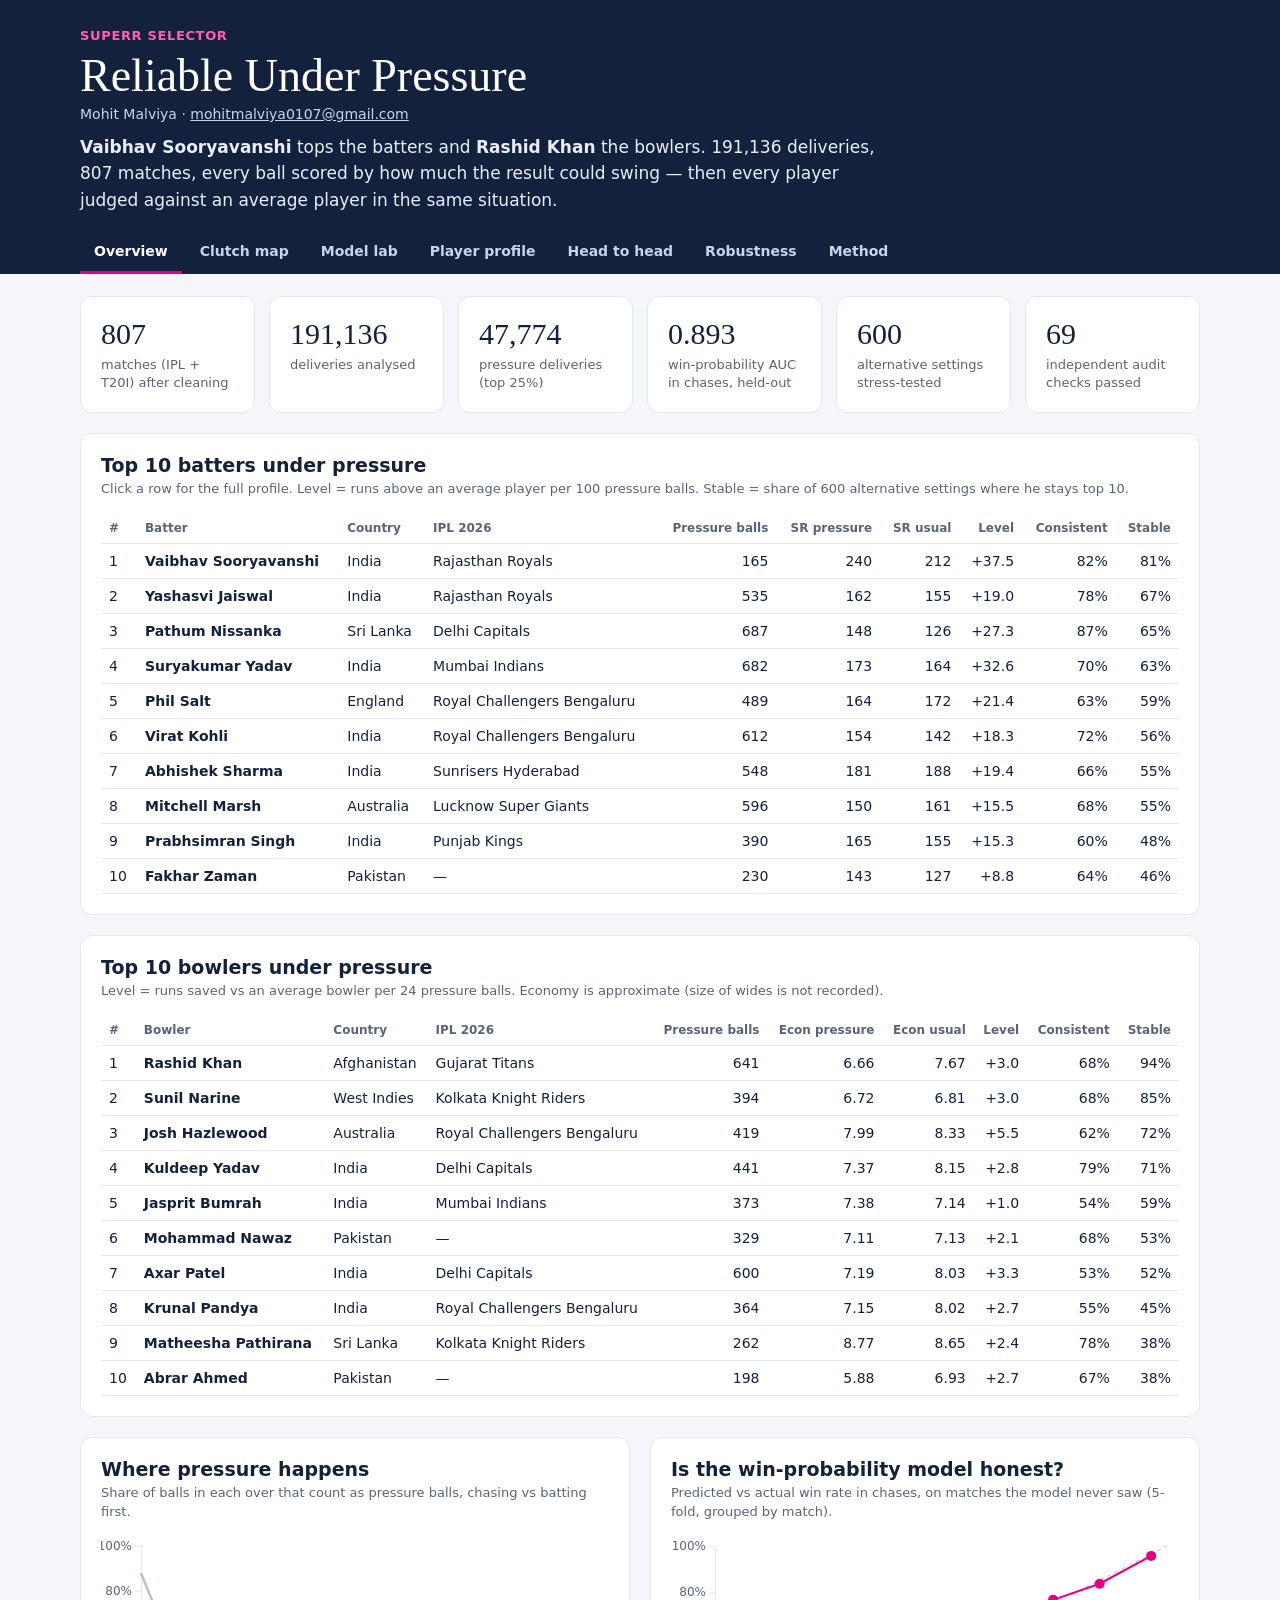
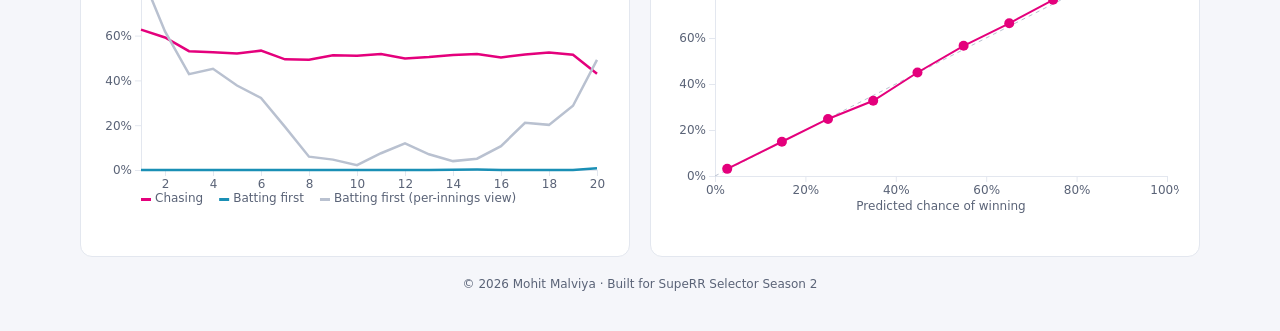
<file: index.html>
<!DOCTYPE html>
<html lang="en">
<head>
<meta charset="utf-8">
<meta name="viewport" content="width=device-width, initial-scale=1">
<title>Reliable Under Pressure · Mohit Malviya</title>
<meta name="description" content="Who performs best when the match is on the line? IPL + T20I batters and bowlers ranked on high-leverage moments.">
<link rel="stylesheet" href="style.css">
</head>
<body>
<header class="top">
  <div class="wrap">
    <p class="eyebrow">SupeRR Selector</p>
    <h1>Reliable Under Pressure</h1>
    <p class="by">Mohit Malviya · <a href="mailto:mohitmalviya0107@gmail.com">mohitmalviya0107@gmail.com</a></p>
    <p class="lead" id="lead"></p>
  </div>
  <nav class="tabs wrap" id="tabs" role="tablist">
    <button role="tab" data-tab="overview" aria-selected="true">Overview</button>
    <button role="tab" data-tab="clutch">Clutch map</button>
    <button role="tab" data-tab="lab">Model lab</button>
    <button role="tab" data-tab="player">Player profile</button>
    <button role="tab" data-tab="compare">Head to head</button>
    <button role="tab" data-tab="robust">Robustness</button>
    <button role="tab" data-tab="method">Method</button>
  </nav>
</header>

<main class="wrap">
  <!-- OVERVIEW -->
  <section id="overview" class="page">
    <div class="tiles" id="tiles"></div>
    <div class="card">
      <h2>Top 10 batters under pressure</h2>
      <p class="sub">Click a row for the full profile. Level = runs above an average player per 100 pressure balls. Stable = share of 600 alternative settings where he stays top 10.</p>
      <div class="scroll"><table class="tbl" id="batTable"></table></div>
    </div>
    <div class="card">
      <h2>Top 10 bowlers under pressure</h2>
      <p class="sub">Level = runs saved vs an average bowler per 24 pressure balls. Economy is approximate (size of wides is not recorded).</p>
      <div class="scroll"><table class="tbl" id="bowlTable"></table></div>
    </div>
    <div class="grid2">
      <div class="card">
        <h2>Where pressure happens</h2>
        <p class="sub">Share of balls in each over that count as pressure balls, chasing vs batting first.</p>
        <div class="chart" id="overChart"></div>
      </div>
      <div class="card">
        <h2>Is the win-probability model honest?</h2>
        <p class="sub">Predicted vs actual win rate in chases, on matches the model never saw (5-fold, grouped by match).</p>
        <div class="chart" id="calChart"></div>
      </div>
    </div>
  </section>

  <!-- CLUTCH MAP -->
  <section id="clutch" class="page" hidden>
    <div class="card">
      <div class="row">
        <div>
          <h2>Clutch map: usual level vs pressure level</h2>
          <p class="sub">Every eligible player. Above the dashed line = better under pressure than usual. Top-right = elite all the time. Click a dot for the profile.</p>
        </div>
        <div class="controls">
          <select id="clutchKind"><option value="Batter">Batters</option><option value="Bowler">Bowlers</option></select>
          <input id="clutchSearch" type="search" placeholder="Find a player…" list="allNames">
        </div>
      </div>
      <div class="key"><span><i class="sw sel"></i>My top 10</span><span><i class="sw"></i>Other eligible</span><span><i class="sw ring"></i>Search match</span></div>
      <div class="chart tall" id="clutchChart"></div>
    </div>
    <div class="grid2">
      <div class="card"><h3>Biggest risers under pressure</h3><p class="sub">Largest lift over their own usual level (min. 200 pressure balls).</p><ol class="list" id="risers"></ol></div>
      <div class="card"><h3>Biggest drop under pressure</h3><p class="sub">Good normally, weaker when it matters (min. 200 pressure balls).</p><ol class="list" id="fallers"></ol></div>
    </div>
  </section>

  <!-- MODEL LAB -->
  <section id="lab" class="page" hidden>
    <div class="grid-lab">
      <div class="card">
        <h2>Build your own ranking</h2>
        <p class="sub">Change what matters and the ranking updates instantly. At the default settings it reproduces my primary model exactly.</p>
        <label class="ctl">List <select id="labKind"><option value="Batter">Batters</option><option value="Bowler">Bowlers</option></select></label>
        <label class="ctl">Pressure level weight <b id="wLv"></b><input type="range" id="wL" min="0" max="100" value="60"></label>
        <label class="ctl">Consistency weight <b id="wCv"></b><input type="range" id="wC" min="0" max="100" value="25"></label>
        <label class="ctl">Lift vs usual weight <b id="wDv"></b><input type="range" id="wD" min="0" max="100" value="15"></label>
        <label class="ctl">Minimum pressure balls <b id="minBv"></b><input type="range" id="minB" min="120" max="400" step="10" value="120"></label>
        <label class="ctl">Minimum matches <b id="minMv"></b><input type="range" id="minM" min="8" max="25" value="8"></label>
        <div class="btns"><button id="labReset" class="btn">Reset to my model</button></div>
        <p class="badge" id="labBadge"></p>
      </div>
      <div class="card">
        <h2>Your top 15</h2>
        <p class="sub"><span id="labOverlap"></span> Pink = in my final top 10.</p>
        <div class="scroll"><table class="tbl" id="labTable"></table></div>
      </div>
    </div>
  </section>

  <!-- PLAYER PROFILE -->
  <section id="player" class="page" hidden>
    <div class="card">
      <div class="row">
        <h2 id="pName">Player profile</h2>
        <input id="pSearch" type="search" placeholder="Search any eligible player…" list="allNames">
      </div>
      <p class="sub" id="pMeta"></p>
      <div class="tiles" id="pTiles"></div>
    </div>
    <div class="grid2">
      <div class="card"><h3>Pressure vs usual</h3><div class="chart" id="pBars"></div></div>
      <div class="card"><h3>Rank in 10 alternative settings</h3><p class="sub">1 = best. Grey = not eligible in that setting.</p><div class="chart" id="pScen"></div></div>
    </div>
    <div class="card" id="pDetail"></div>
  </section>

  <!-- HEAD TO HEAD -->
  <section id="compare" class="page" hidden>
    <div class="card">
      <h2>Head to head</h2>
      <p class="sub">Pick two players of the same kind. Bars show each player's percentile among all eligible players (100 = best).</p>
      <div class="row">
        <input id="cA" type="search" list="allNames" placeholder="Player A">
        <span class="vs">vs</span>
        <input id="cB" type="search" list="allNames" placeholder="Player B">
      </div>
      <div class="chart" id="cChart"></div>
      <p class="sub" id="cNote"></p>
    </div>
  </section>

  <!-- ROBUSTNESS -->
  <section id="robust" class="page" hidden>
    <div class="card">
      <div class="row">
        <div><h2>Do the picks survive different assumptions?</h2><p class="sub">Rank of each pick when one setting is changed. Green = top 10, yellow = 11–20, red = below 20, grey = not eligible.</p></div>
        <select id="robKind"><option value="Batter">Batters</option><option value="Bowler">Bowlers</option></select>
      </div>
      <div class="scroll"><table class="tbl heat" id="robTable"></table></div>
    </div>
    <div class="card">
      <h2>Stability across 600 settings</h2>
      <p class="sub">Selection score: half reliability-weighted share of all 600 settings in the top 10, half share under the main definition. Top 15 shown.</p>
      <div class="chart" id="stabChart"></div>
    </div>
  </section>

  <!-- METHOD -->
  <section id="method" class="page" hidden>
    <div class="card prose">
      <h2>How it works</h2>
      <ol>
        <li><b>Clean the data.</b> IPL and official T20I only (2022–26). No-result matches, DLS games without a revised target and super overs removed.</li>
        <li><b>Win probability.</b> A ball-by-ball Markov model, built separately for IPL and T20I, gives each side's chance of winning from any score, wickets and balls left. Tested on held-out matches: chase AUC <b id="mAuc"></b>.</li>
        <li><b>Pressure.</b> For every ball, how much could the result swing? The top 25% of balls by that swing are pressure balls, leaving out games already decided.</li>
        <li><b>Performance vs expectation.</b> Each run and wicket is compared with an average player in the same format, innings, over, wickets and pressure band, adjusted for the opposition. A wicket is worth its run value at that moment.</li>
        <li><b>Fair comparison.</b> Small samples are pulled toward average (empirical Bayes). Eligibility: at least 120 pressure balls and 8 matches.</li>
        <li><b>Rating.</b> 60% pressure level, 25% match-to-match consistency, 15% lift over own usual level (try it in the Model lab).</li>
        <li><b>Stress test.</b> The full model was re-run under 600 alternative settings. The final top 10s are the players who stay near the top most often, weighting each setting by how repeatable it proved.</li>
        <li><b>Audit.</b> Separate code recomputed the whole pipeline. <b id="mAudit"></b> checks were executed and all passed.</li>
      </ol>
      <h3>Limits</h3>
      <ul>
        <li>The main pressure definition is chase-heavy; batting-first pressure is covered by the alternative settings.</li>
        <li>Size of wides and byes is not recorded, so bowler economy is approximate. Runs off the bat, balls and wickets are exact.</li>
        <li>Repeatability is real but modest (ρ <b id="mRho"></b>), so ranks a few places apart are statistically similar.</li>
        <li>Fakhar Zaman, Mohammad Nawaz and Abrar Ahmed are ranked on the data, but Pakistan players have not played the IPL since 2008.</li>
      </ul>
      <p class="sub">Only summary results are published here. The ball-by-ball competition data is not included.</p>
    </div>
  </section>

  <datalist id="allNames"></datalist>
  <footer class="foot">© 2026 Mohit Malviya · Built for SupeRR Selector Season 2</footer>
</main>
<div class="tip" id="tip" hidden></div>
<script src="vendor/d3.min.js"></script>
<script src="data/results.js"></script>
<script src="app.js"></script>
</body>
</html>
</file>
<file: style.css>
:root {
  --bg: #f5f6fa; --panel: #ffffff; --fg: #14213d; --muted: #5a6377; --line: #e3e7ef;
  --accent: #e4007c; --accent2: #1a8fb5; --dot: #b9c1d0; --grid: #edf0f5;
  --good: #d6f2df; --mid: #fff1c2; --bad: #f8d6d6; --na: #eceef2;
  --navy: #14213d;
  --serif: Georgia, "Times New Roman", serif;
  --sans: system-ui, -apple-system, "Segoe UI", Roboto, Arial, sans-serif;
}
@media (prefers-color-scheme: dark) {
  :root { --bg: #0d1424; --panel: #151e33; --fg: #eef1f7; --muted: #9aa4b8; --line: #263049; --dot: #46526e; --grid: #1f2940;
          --good: #1d4a32; --mid: #4d4420; --bad: #522a2f; --na: #222b40; }
}
* { box-sizing: border-box; }
body { margin: 0; background: var(--bg); color: var(--fg); font-family: var(--sans); }
.wrap { max-width: 1160px; margin: 0 auto; padding: 0 20px; }
main.wrap { padding-top: 22px; padding-bottom: 40px; display: grid; gap: 20px; }
main.wrap > *, .page > * { min-width: 0; }
.top { background: var(--navy); color: #fff; padding-top: 28px; }
.eyebrow { margin: 0; color: #ff5fb0; font-size: 13px; font-weight: 700; letter-spacing: .05em; text-transform: uppercase; }
h1 { font-family: var(--serif); font-weight: 400; font-size: clamp(30px, 5vw, 46px); margin: 6px 0 4px; }
.by { margin: 0 0 12px; color: #c9d3ea; font-size: 14px; } .by a { color: inherit; }
.lead { margin: 0 0 18px; font-size: 17px; line-height: 1.55; max-width: 76ch; color: #e8edf8; }
.tabs { display: flex; gap: 4px; overflow-x: auto; scrollbar-width: none; }
.tabs button { background: none; border: 0; color: #c9d3ea; font: inherit; font-size: 14px; font-weight: 600; padding: 12px 14px; border-bottom: 3px solid transparent; cursor: pointer; white-space: nowrap; }
.tabs button[aria-selected="true"] { color: #fff; border-bottom-color: var(--accent); }
.page { display: grid; gap: 20px; }
.tiles { display: grid; grid-template-columns: repeat(auto-fit, minmax(160px, 1fr)); gap: 14px; }
.card, .tile { background: var(--panel); border: 1px solid var(--line); border-radius: 12px; padding: 20px; }
.tile .big { font-family: var(--serif); font-size: 30px; font-variant-numeric: tabular-nums; line-height: 1.1; }
.tile .lab { color: var(--muted); font-size: 13px; margin-top: 6px; line-height: 1.4; }
h2 { font-size: 19px; margin: 0 0 4px; } h3 { font-size: 16px; margin: 0 0 4px; }
.sub { color: var(--muted); font-size: 13px; margin: 0 0 14px; line-height: 1.45; }
.grid2 { display: grid; grid-template-columns: repeat(auto-fit, minmax(320px, 1fr)); gap: 20px; }
.grid-lab { display: grid; grid-template-columns: minmax(260px, 340px) 1fr; gap: 20px; }
@media (max-width: 760px) { .grid-lab { grid-template-columns: 1fr; } }
.row { display: flex; gap: 12px; justify-content: space-between; align-items: flex-start; flex-wrap: wrap; }
.controls { display: flex; gap: 8px; flex-wrap: wrap; }
select, input[type=search] { font: inherit; font-size: 14px; padding: 7px 10px; border-radius: 8px; border: 1px solid var(--line); background: var(--panel); color: var(--fg); }
input[type=search] { min-width: 200px; }
.scroll { overflow-x: auto; }
.tbl { width: 100%; border-collapse: collapse; font-size: 14px; font-variant-numeric: tabular-nums; }
.tbl th { text-align: left; color: var(--muted); font-weight: 600; font-size: 12px; padding: 8px; border-bottom: 1px solid var(--line); white-space: nowrap; }
.tbl td { padding: 9px 8px; border-bottom: 1px solid var(--line); white-space: nowrap; }
.tbl td.p { font-weight: 600; } .tbl .n { text-align: right; }
.tbl tbody tr.click { cursor: pointer; } .tbl tbody tr.click:hover td { background: color-mix(in srgb, var(--accent) 7%, transparent); }
.tbl tr.mine td:first-child { box-shadow: inset 3px 0 0 var(--accent); }
.heat td.c { text-align: center; font-weight: 600; color: var(--fg); }
.pill { display: inline-block; padding: 1px 8px; border-radius: 99px; font-size: 12px; background: color-mix(in srgb, var(--accent) 14%, transparent); color: var(--accent); font-weight: 600; }
.key { display: flex; gap: 16px; font-size: 13px; color: var(--muted); margin-bottom: 6px; flex-wrap: wrap; }
.sw { display: inline-block; width: 10px; height: 10px; border-radius: 50%; margin-right: 5px; background: var(--dot); vertical-align: -1px; }
.sw.sel { background: var(--accent); } .sw.ring { background: none; border: 2px solid var(--accent2); }
.chart { position: relative; min-height: 300px; } .chart.tall { min-height: 520px; }
.chart text { fill: var(--muted); font-size: 12px; font-family: var(--sans); }
.tip { position: fixed; z-index: 10; pointer-events: none; background: var(--panel); color: var(--fg); border: 1px solid var(--line); box-shadow: 0 8px 20px rgba(0,0,0,.15); border-radius: 8px; padding: 7px 10px; font-size: 12px; line-height: 1.45; max-width: 280px; }
.ctl { display: grid; gap: 4px; font-size: 13px; color: var(--muted); margin: 12px 0; }
.ctl b { color: var(--fg); } input[type=range] { width: 100%; accent-color: var(--accent); }
.btn { font: inherit; font-size: 13px; font-weight: 600; padding: 8px 12px; border-radius: 8px; border: 1px solid var(--accent); color: var(--accent); background: none; cursor: pointer; }
.badge { font-size: 13px; margin: 12px 0 0; padding: 8px 10px; border-radius: 8px; background: var(--good); }
.badge.off { background: var(--mid); }
.list { margin: 0; padding-left: 20px; display: grid; gap: 6px; font-size: 14px; } .list li span { color: var(--muted); }
.vs { align-self: center; color: var(--muted); font-weight: 700; }
.prose { line-height: 1.6; font-size: 15px; } .prose li { margin-bottom: 6px; }
.detail { display: grid; grid-template-columns: repeat(auto-fit, minmax(220px, 1fr)); gap: 14px; font-size: 14px; line-height: 1.5; }
.detail b { display: block; color: var(--muted); font-size: 12px; font-weight: 600; text-transform: uppercase; letter-spacing: .03em; }
.foot { color: var(--muted); font-size: 12px; text-align: center; }
[hidden] { display: none !important; }
</file>
